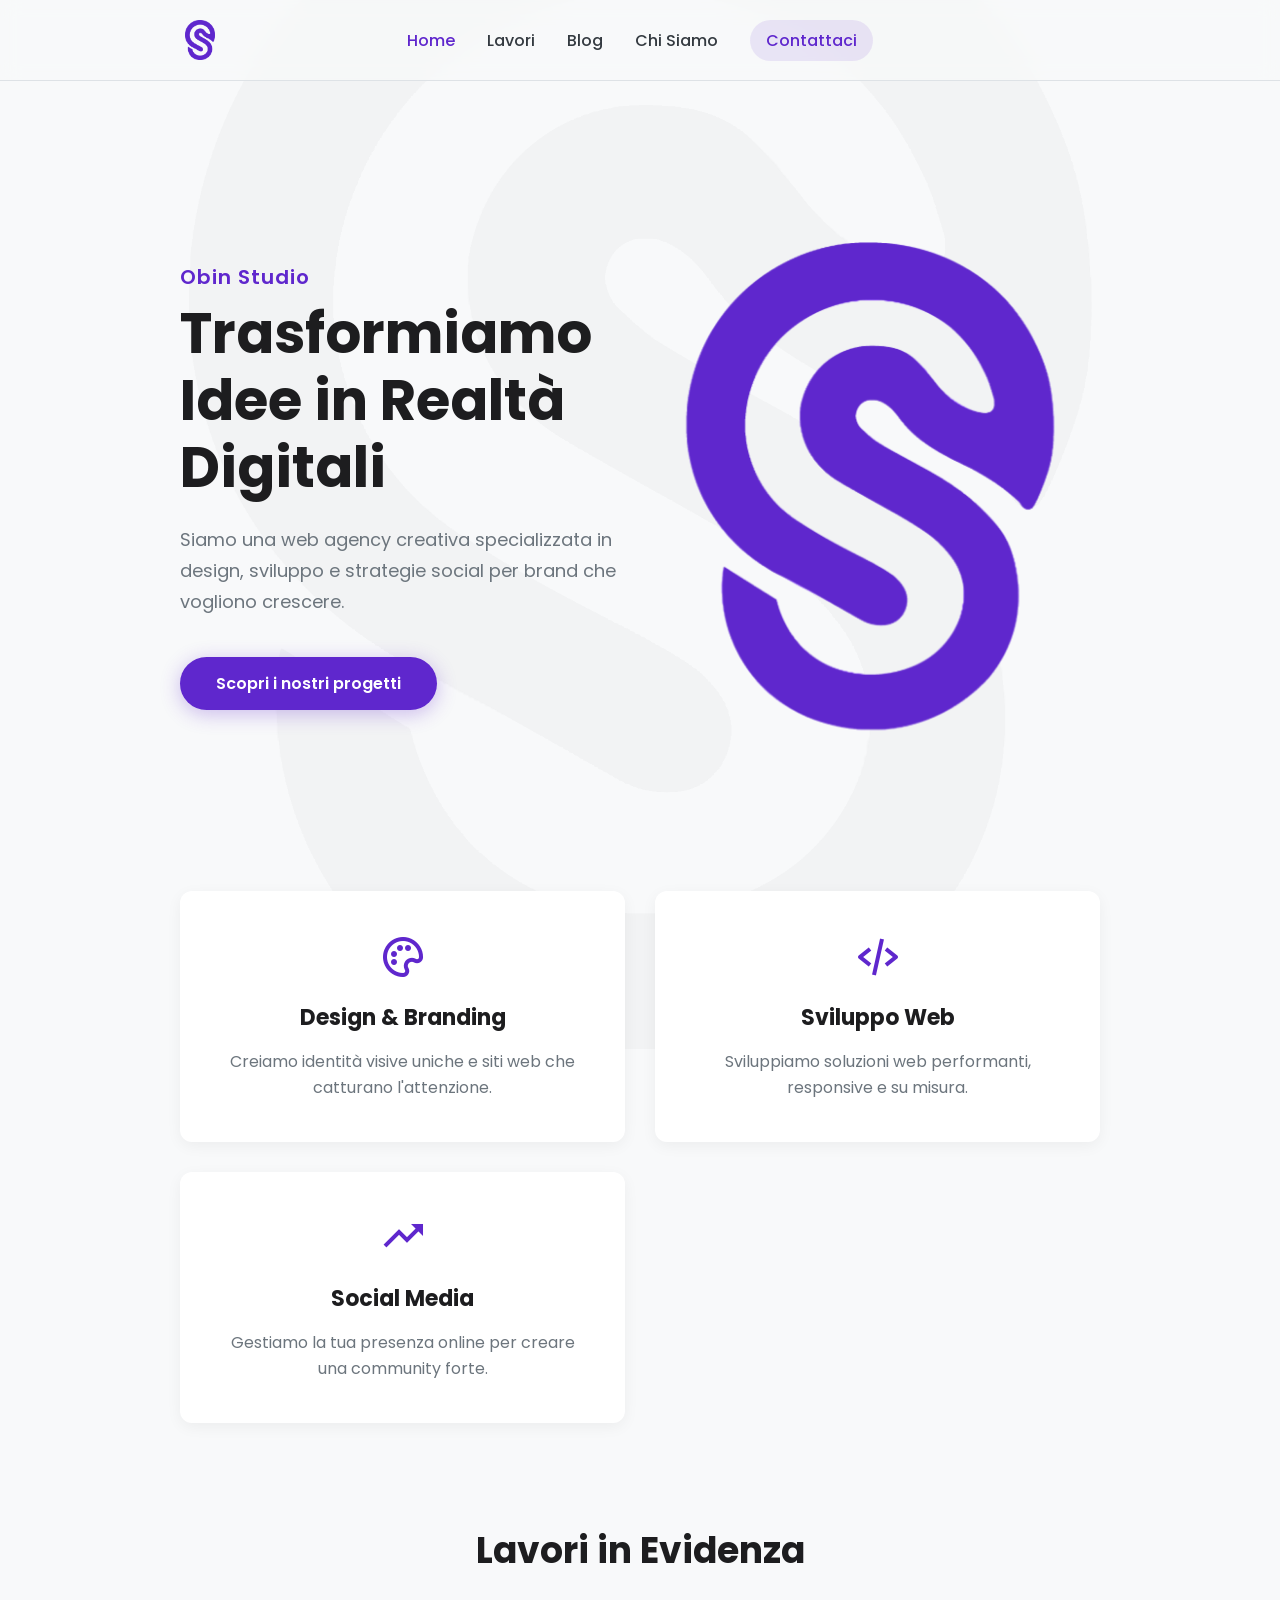
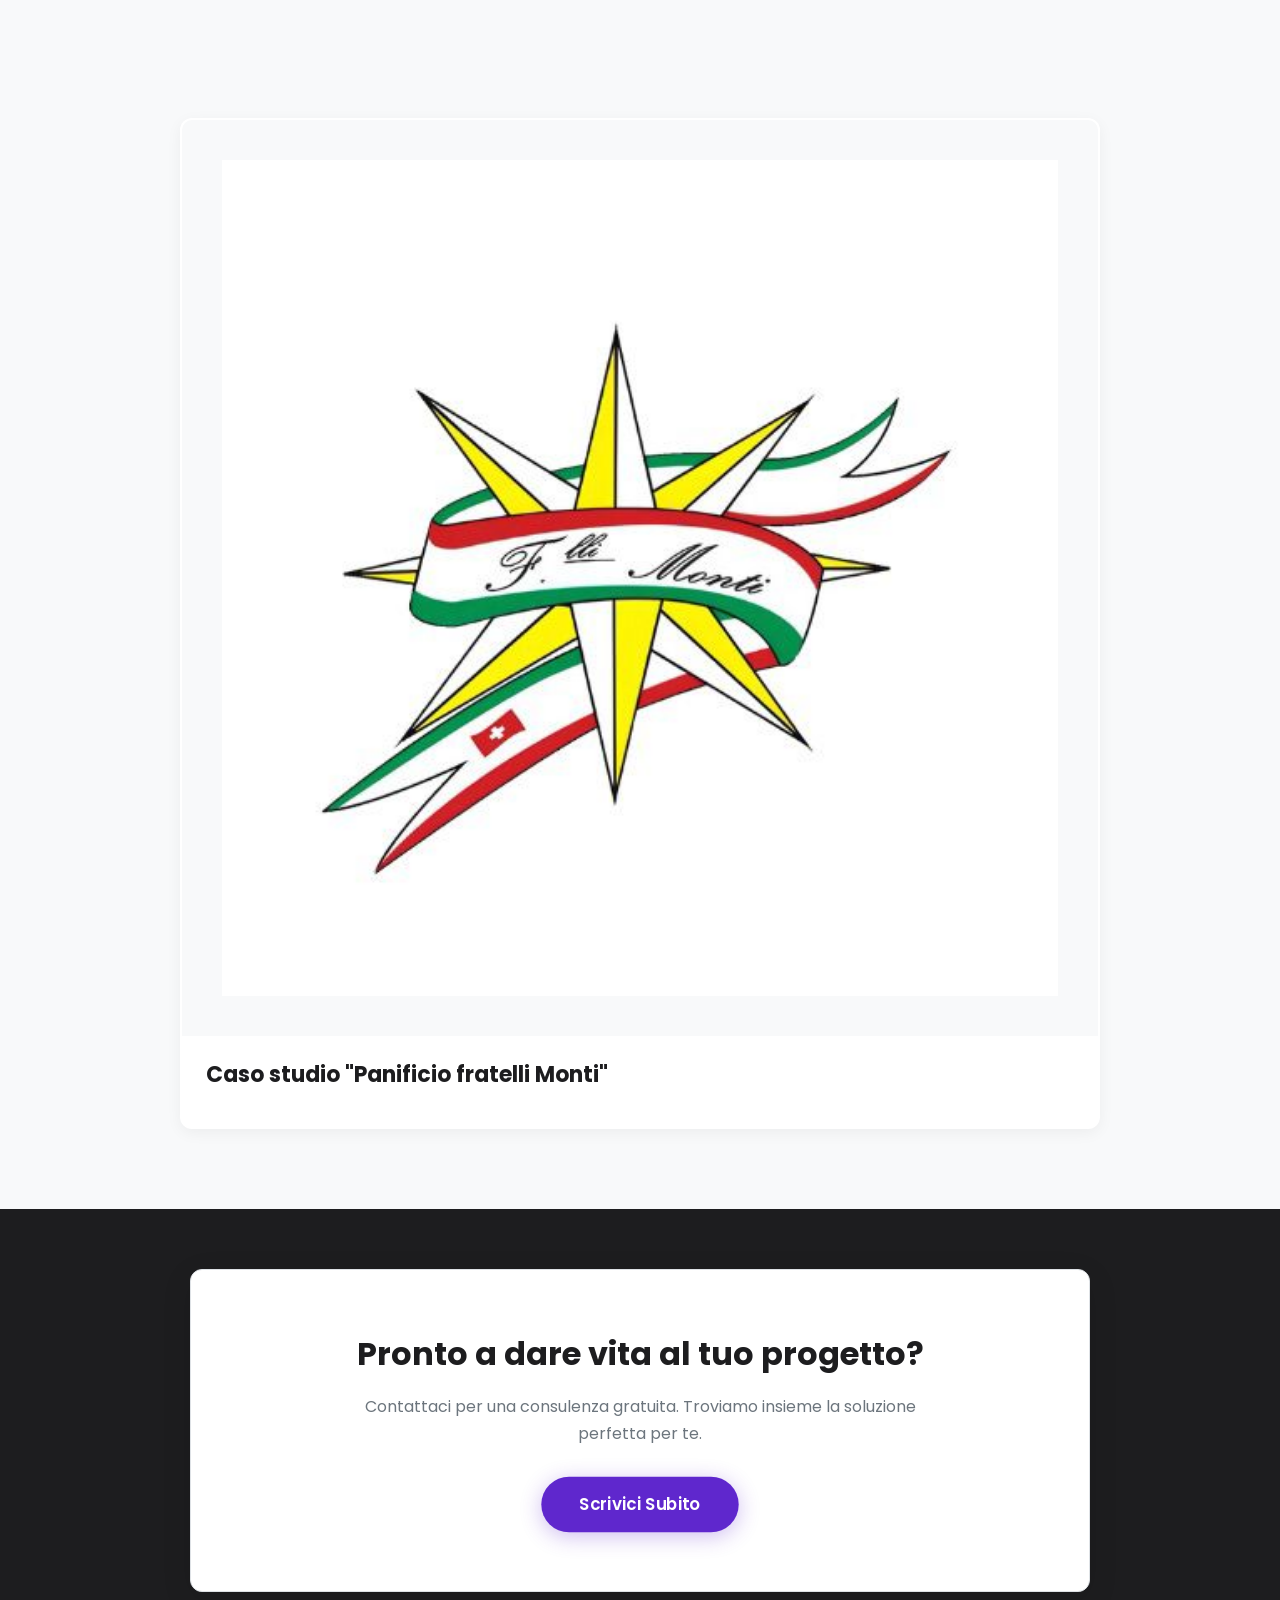
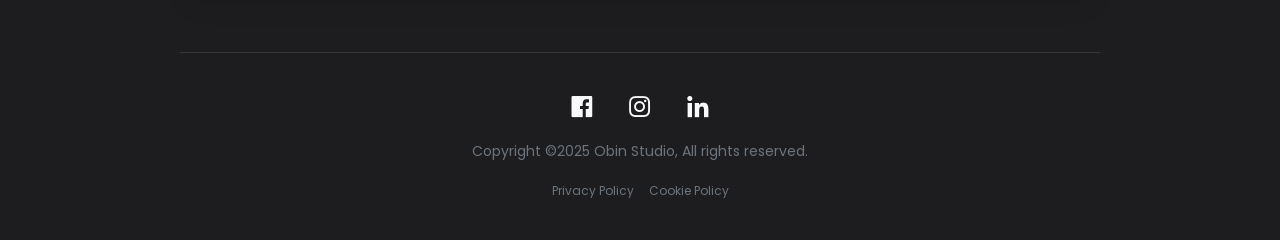
<file: index.html>
</head>
    <meta charset="UTF-8">
    <meta name="viewport" content="width=device-width, initial-scale=1.0">
    <meta name="description" content="Obin Studio è un'agenzia creativa digitale che trasforma idee in siti web, design e strategie social. Scopri i nostri progetti.">
    <link href='https://unpkg.com/boxicons@2.1.4/css/boxicons.min.css' rel='stylesheet'>
    <link rel="stylesheet" href="style.css">
    <link rel="apple-touch-icon" sizes="180x180" href="immagini/apple-touch-icon.png">
    <link rel="icon" type="image/png" sizes="32x32" href="immagini/favicon-32x32.png">
    <link rel="icon" type="image/png" sizes="16x16" href="immagini/favicon-16x16.png">
    <link rel="manifest" href="immagini/site.webmanifest">
    <link rel="shortcut icon" href="immagini/favicon.ico">
    <title>Obin Studio | Creative Digital Agency</title>
</head>
<body>

<nav>
    <div class="nav-wrapper container">
        <div class="logo">
            <a href="index.html" class="logo-link">
                <img src="immagini/logo.png" alt="Logo di Obin Studio">
                </a>
        </div>
        <div class="nav-links">
            <a class="selected" href="index.html">Home</a>
            <a href="works.html">Lavori</a>
            <a href="blog.html">Blog</a>
            <a href="about.html">Chi Siamo</a>
            <a href="contact.html" class="contact-link-special">Contattaci</a>
        </div>
        <i class='bx bx-menu' id="menu-icon"></i>
    </div>
</nav>

<main>
    <section class="hero container">
        <div class="hero-content">
            <h2 class="hero-brand-title animate-on-load">Obin Studio</h2>
            <h1 class="animate-on-load delay-1">Trasformiamo Idee in Realtà Digitali</h1>
            <p class="animate-on-load delay-2">Siamo una web agency creativa specializzata in design, sviluppo e strategie social per brand che vogliono crescere.</p>
            <a href="works.html" class="main-button animate-on-load delay-3">Scopri i nostri progetti</a>
        </div>
        <div class="hero-image-container" id="hero-logo">
            <img src="immagini/logo.png" alt="Logo fluttuante di Obin Studio">
        </div>
    </section>

        <section class="container animate-on-scroll">
            <div class="services-grid">
                <div class="card">
                    <i class='bx bx-palette'></i>
                    <h3>Design & Branding</h3>
                    <p>Creiamo identità visive uniche e siti web che catturano l'attenzione.</p>
                </div>
                <div class="card">
                    <i class='bx bx-code-alt'></i>
                    <h3>Sviluppo Web</h3>
                    <p>Sviluppiamo soluzioni web performanti, responsive e su misura.</p>
                </div>
                <div class="card">
                    <i class='bx bx-trending-up'></i>
                    <h3>Social Media</h3>
                    <p>Gestiamo la tua presenza online per creare una community forte.</p>
                </div>
            </div>
        </section>

<section class="container animate-on-scroll">
    <h2 class="section-title">Lavori in Evidenza</h2>
    
    <div class="list-container">
        <a href="works.html" class="list-item animate-on-scroll">
            <img src="immagini/logo_panificio.jpg" alt="Caso Studio Panificio">
            <div class="details">
                <h3>Caso studio "Panificio fratelli Monti"</h3>
            </div>
        </a>
    </div>
</section>
    </main>

    <footer>
    <div class="container">
        <div class="cta-footer">
            <h2>Pronto a dare vita al tuo progetto?</h2>
            <p>Contattaci per una consulenza gratuita. Troviamo insieme la soluzione perfetta per te.</p>
            <a href="contact.html" class="main-button">Scrivici Subito</a>
        </div>
        <div class="footer-bottom">
            <div class="socials">
                <a href="https://www.facebook.com/share/16sNJKXUA8/?mibextid=wwXIfr" target="_blank" aria-label="Facebook">
                    <i class='bx bxl-facebook-square'></i>
                </a>
                <a href="https://www.instagram.com/obinstudio" target="_blank" aria-label="Instagram">
                    <i class='bx bxl-instagram'></i>
                </a>
                <a href="https://www.twitter.com/tuoprofilo" target="_blank" aria-label="Twitter">
                    <i class='bx bxl-linkedin'></i>
                </a>
            </div>
            <p>Copyright ©2025 Obin Studio, All rights reserved.</p>
        <div class="legal-links">
            <a href="https://www.iubenda.com/privacy-policy/78417509" class="iubenda-black iubenda-noiframe iubenda-embed iubenda-noiframe " title="Privacy Policy ">Privacy Policy</a><script type="text/javascript">(function (w,d) {var loader = function () {var s = d.createElement("script"), tag = d.getElementsByTagName("script")[0]; s.src="https://cdn.iubenda.com/iubenda.js"; tag.parentNode.insertBefore(s,tag);}; if(w.addEventListener){w.addEventListener("load", loader, false);}else if(w.attachEvent){w.attachEvent("onload", loader);}else{w.onload = loader;}})(window, document);</script>
            <a href="https://www.iubenda.com/privacy-policy/78417509/cookie-policy" class="iubenda-black iubenda-noiframe iubenda-embed iubenda-noiframe " title="Cookie Policy ">Cookie Policy</a><script type="text/javascript">(function (w,d) {var loader = function () {var s = d.createElement("script"), tag = d.getElementsByTagName("script")[0]; s.src="https://cdn.iubenda.com/iubenda.js"; tag.parentNode.insertBefore(s,tag);}; if(w.addEventListener){w.addEventListener("load", loader, false);}else if(w.attachEvent){w.attachEvent("onload", loader);}else{w.onload = loader;}})(window, document);</script>
        </div>
    </div>
</footer>
    <a href="#" class="scroll-to-top" aria-label="Torna su">
        <i class='bx bx-up-arrow-alt'></i>
    </a>

    <script src="script.js"></script>
</body>
</html>
</file>
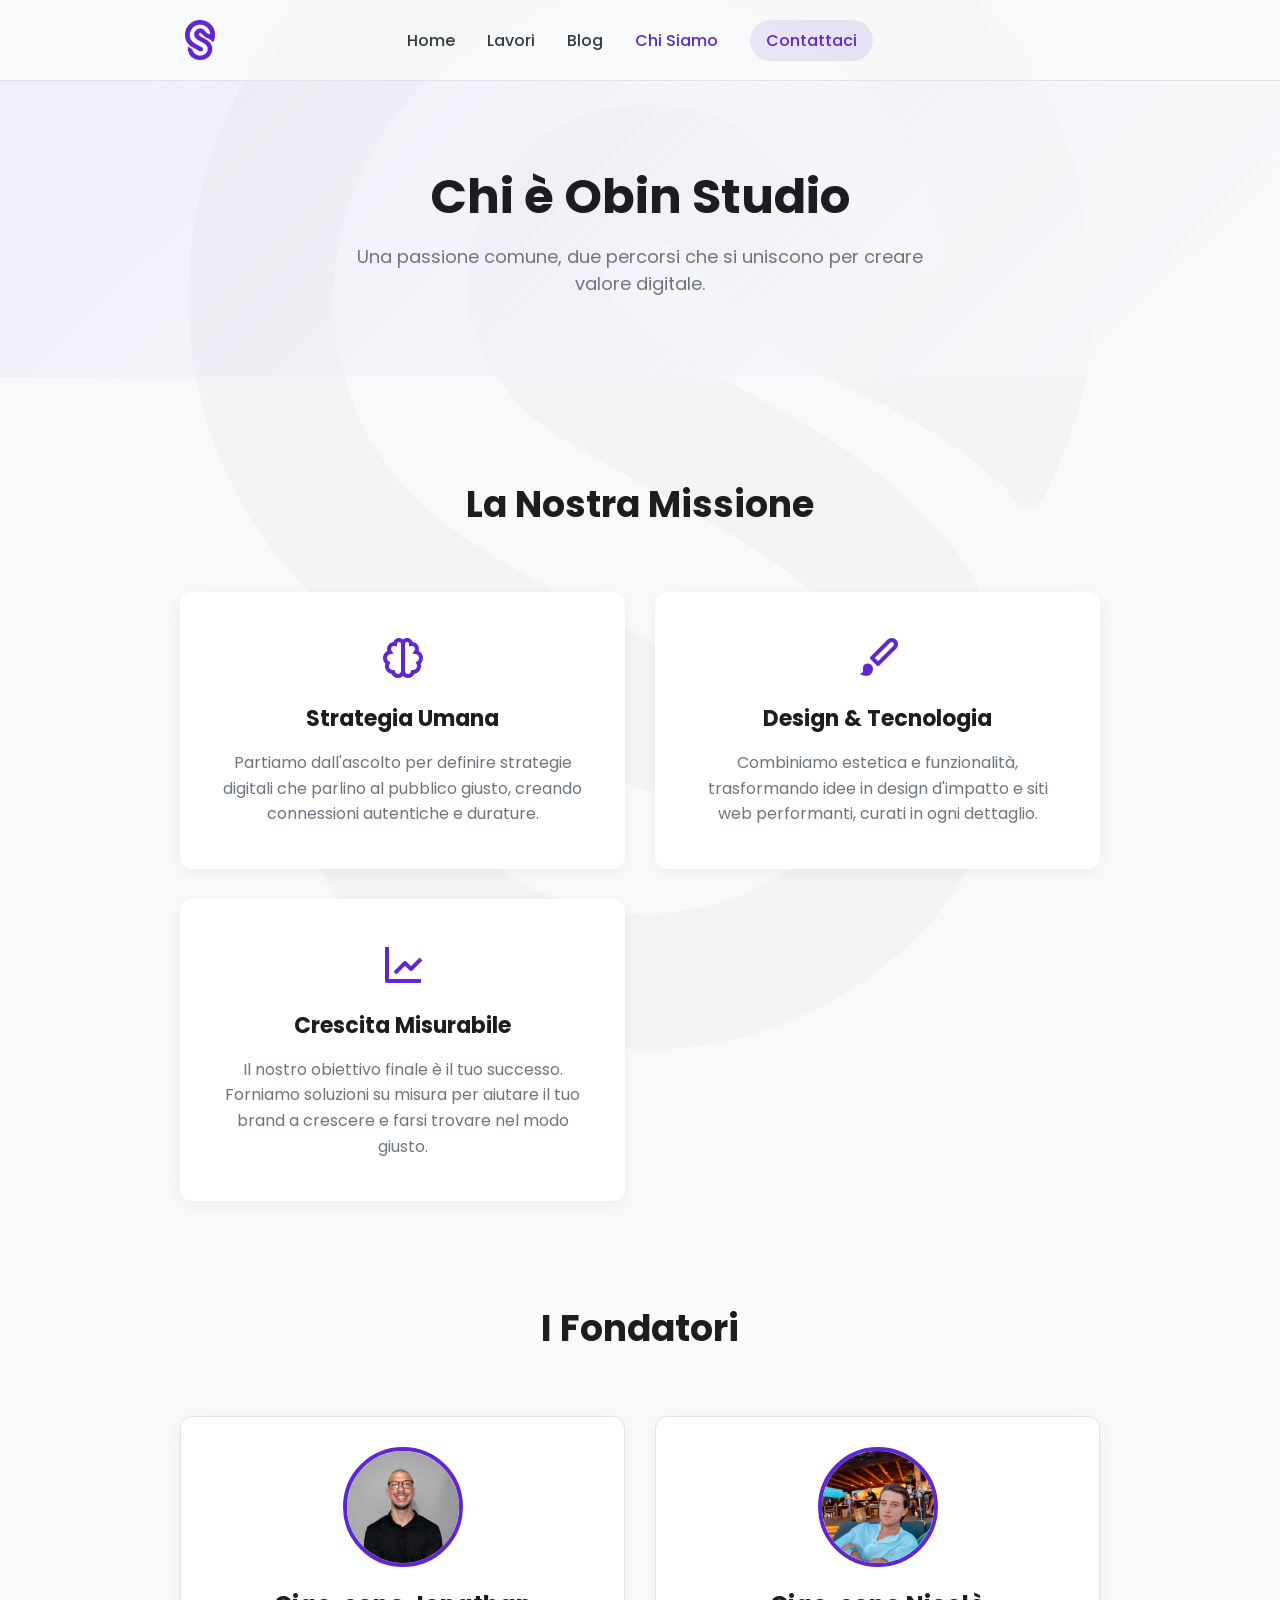
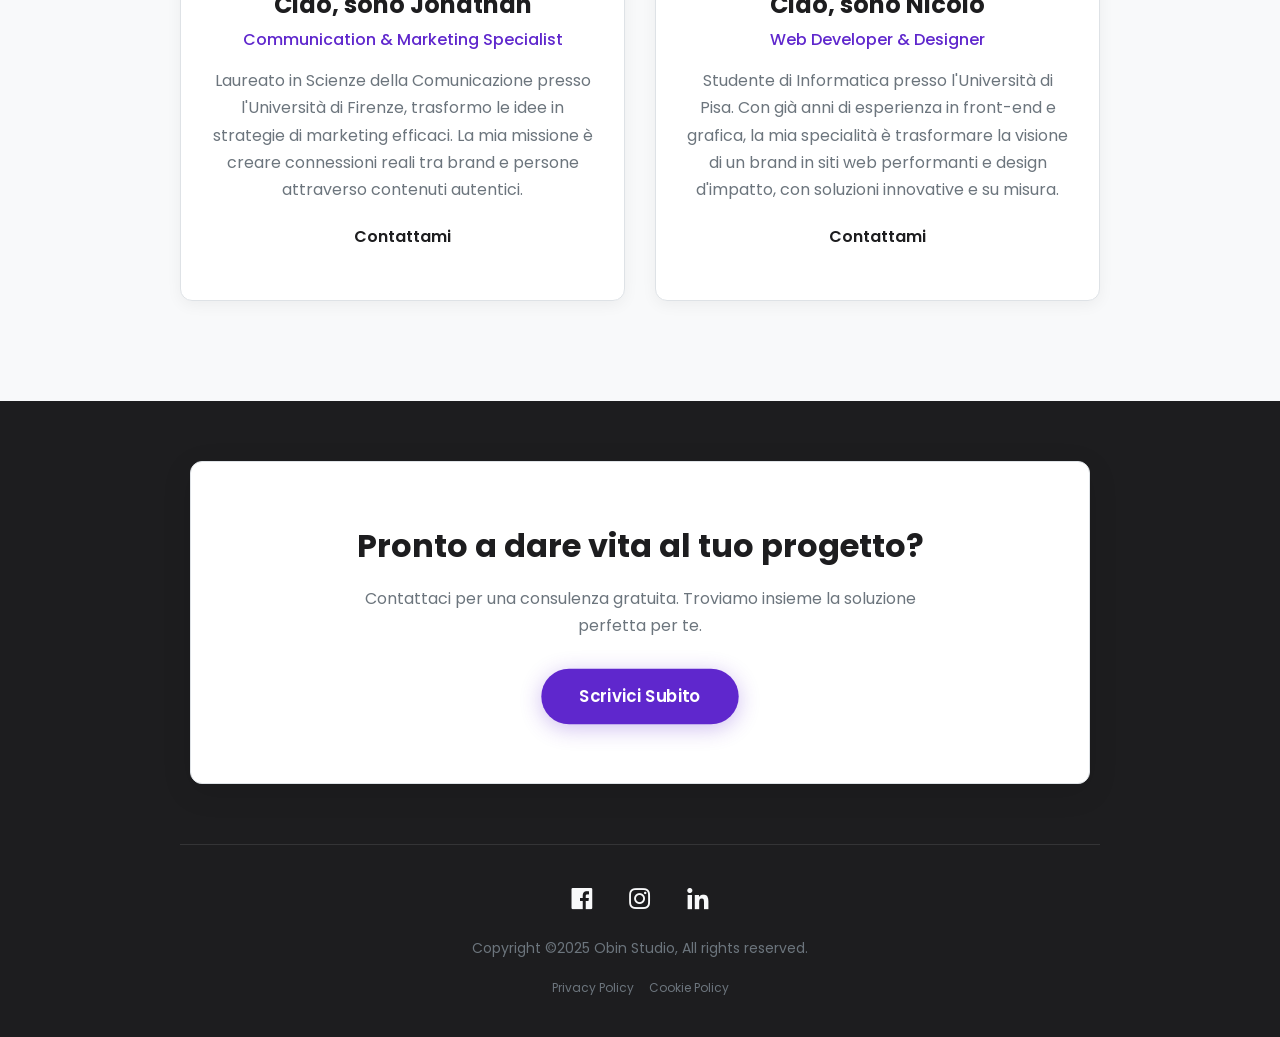
<file: about.html>
<!DOCTYPE html>
<html lang="it">
<head>
    <meta charset="UTF-8">
    <meta name="viewport" content="width=device-width, initial-scale=1.0">
    <meta name="description" content="Obin Studio è un'agenzia creativa digitale che trasforma idee in siti web, design e strategie social. Scopri i nostri progetti.">
    <link href='https://unpkg.com/boxicons@2.1.4/css/boxicons.min.css' rel='stylesheet'>
    <link rel="stylesheet" href="style.css">
    <link rel="apple-touch-icon" sizes="180x180" href="immagini/apple-touch-icon.png">
    <link rel="icon" type="image/png" sizes="32x32" href="immagini/favicon-32x32.png">
    <link rel="icon" type="image/png" sizes="16x16" href="immagini/favicon-16x16.png">
    <title>Chi Siamo | Obin Studio</title>
</head>
<body>

<nav>
    <div class="nav-wrapper container">
<div class="logo">
    <a href="index.html" class="logo-link">
        <img src="immagini/logo.png" alt="Obin Studio - Torna alla Home">
    </a>
</div>
        <div class="nav-links">
            <a href="index.html">Home</a>
            <a href="works.html">Lavori</a>
            <a href="blog.html">Blog</a>
            <a class="selected" href="about.html">Chi Siamo</a>
            <a href="contact.html" class="contact-link-special">Contattaci</a>
        </div>
        <i class='bx bx-menu' id="menu-icon"></i>
    </div>
</nav>

<main>
    <header class="page-header">
        <h1 class="page-title">Chi è Obin Studio</h1>
        <p class="page-subtitle">Una passione comune, due percorsi che si uniscono per creare valore digitale.</p>
    </header>

    <section class="container animate-on-scroll">
        <h2 class="section-title">La Nostra Missione</h2>
        <div class="services-grid">
            
            <div class="card">
                <i class='bx bx-brain'></i>
                <h3>Strategia Umana</h3>
                <p>Partiamo dall'ascolto per definire strategie digitali che parlino al pubblico giusto, creando connessioni autentiche e durature.</p>
            </div>

            <div class="card">
                <i class='bx bxs-paint'></i>
                <h3>Design & Tecnologia</h3>
                <p>Combiniamo estetica e funzionalità, trasformando idee in design d'impatto e siti web performanti, curati in ogni dettaglio.</p>
            </div>

            <div class="card">
                <i class='bx bx-line-chart'></i>
                <h3>Crescita Misurabile</h3>
                <p>Il nostro obiettivo finale è il tuo successo. Forniamo soluzioni su misura per aiutare il tuo brand a crescere e farsi trovare nel modo giusto.</p>
            </div>

        </div>
    </section>

    <section class="container animate-on-scroll founders-section">
        <h2 class="section-title">I Fondatori</h2>
        <div class="services-grid">
            
            <div class="founder-card">
                <img src="immagini/Jonny-faccia.jpeg" alt="Foto di Jonathan">
                <h3>Ciao, sono Jonathan</h3>
                <h4>Communication & Marketing Specialist</h4>
                <p>
                    Laureato in Scienze della Comunicazione presso l'Università di Firenze, trasformo le idee in strategie di marketing efficaci. La mia missione è creare connessioni reali tra brand e persone attraverso contenuti autentici.
                </p>
                <p class="email"><a href="mailto:jonathanpacini@gmail.com">Contattami</a></p>
            </div>

            <div class="founder-card">
                <img src="immagini/Nicolo-faccia.jpg" alt="Foto di Nicolò">
                <h3>Ciao, sono Nicolò</h3>
                <h4>Web Developer & Designer</h4>
                <p>
                    Studente di Informatica presso l'Università di Pisa. Con già anni di esperienza in front-end e grafica, la mia specialità è trasformare la visione di un brand in siti web performanti e design d'impatto, con soluzioni innovative e su misura.
                </p>
                 <p class="email"><a href="mailto:nicoloboni27@gmail.com">Contattami</a></p>
            </div>

        </div>
    </section>
</main>

<footer>
    <div class="container">
        <div class="cta-footer">
            <h2>Pronto a dare vita al tuo progetto?</h2>
            <p>Contattaci per una consulenza gratuita. Troviamo insieme la soluzione perfetta per te.</p>
            <a href="contact.html" class="main-button">Scrivici Subito</a>
        </div>
        
        <div class="footer-bottom">
            <div class="socials">
                <a href="https://www.facebook.com/share/16sNJKXUA8/?mibextid=wwXIfr" target="_blank" aria-label="Facebook"><i class='bx bxl-facebook-square'></i></a>
                <a href="https://www.instagram.com/obinstudio" target="_blank" aria-label="Instagram"><i class='bx bxl-instagram'></i></a>
                <a href="https://www.twitter.com/tuoprofilo" target="_blank"aria-label="LinkedIn"><i class='bx bxl-linkedin'></i></a>
            </div>
            <p>Copyright ©2025 Obin Studio, All rights reserved.</p>
            <div class="legal-links">
                <a href="https://www.iubenda.com/privacy-policy/78417509" class="iubenda-black iubenda-noiframe iubenda-embed iubenda-noiframe " title="Privacy Policy ">Privacy Policy</a><script type="text/javascript">(function (w,d) {var loader = function () {var s = d.createElement("script"), tag = d.getElementsByTagName("script")[0]; s.src="https://cdn.iubenda.com/iubenda.js"; tag.parentNode.insertBefore(s,tag);}; if(w.addEventListener){w.addEventListener("load", loader, false);}else if(w.attachEvent){w.attachEvent("onload", loader);}else{w.onload = loader;}})(window, document);</script>
                <a href="https://www.iubenda.com/privacy-policy/78417509/cookie-policy" class="iubenda-black iubenda-noiframe iubenda-embed iubenda-noiframe " title="Cookie Policy ">Cookie Policy</a><script type="text/javascript">(function (w,d) {var loader = function () {var s = d.createElement("script"), tag = d.getElementsByTagName("script")[0]; s.src="https://cdn.iubenda.com/iubenda.js"; tag.parentNode.insertBefore(s,tag);}; if(w.addEventListener){w.addEventListener("load", loader, false);}else if(w.attachEvent){w.attachEvent("onload", loader);}else{w.onload = loader;}})(window, document);</script>
            </div>
        </div>
    </div>
</footer>

<a href="#" class="scroll-to-top" aria-label="Torna su"><i class='bx bx-up-arrow-alt'></i></a>
<script src="script.js"></script>

</body>
</html>
</file>
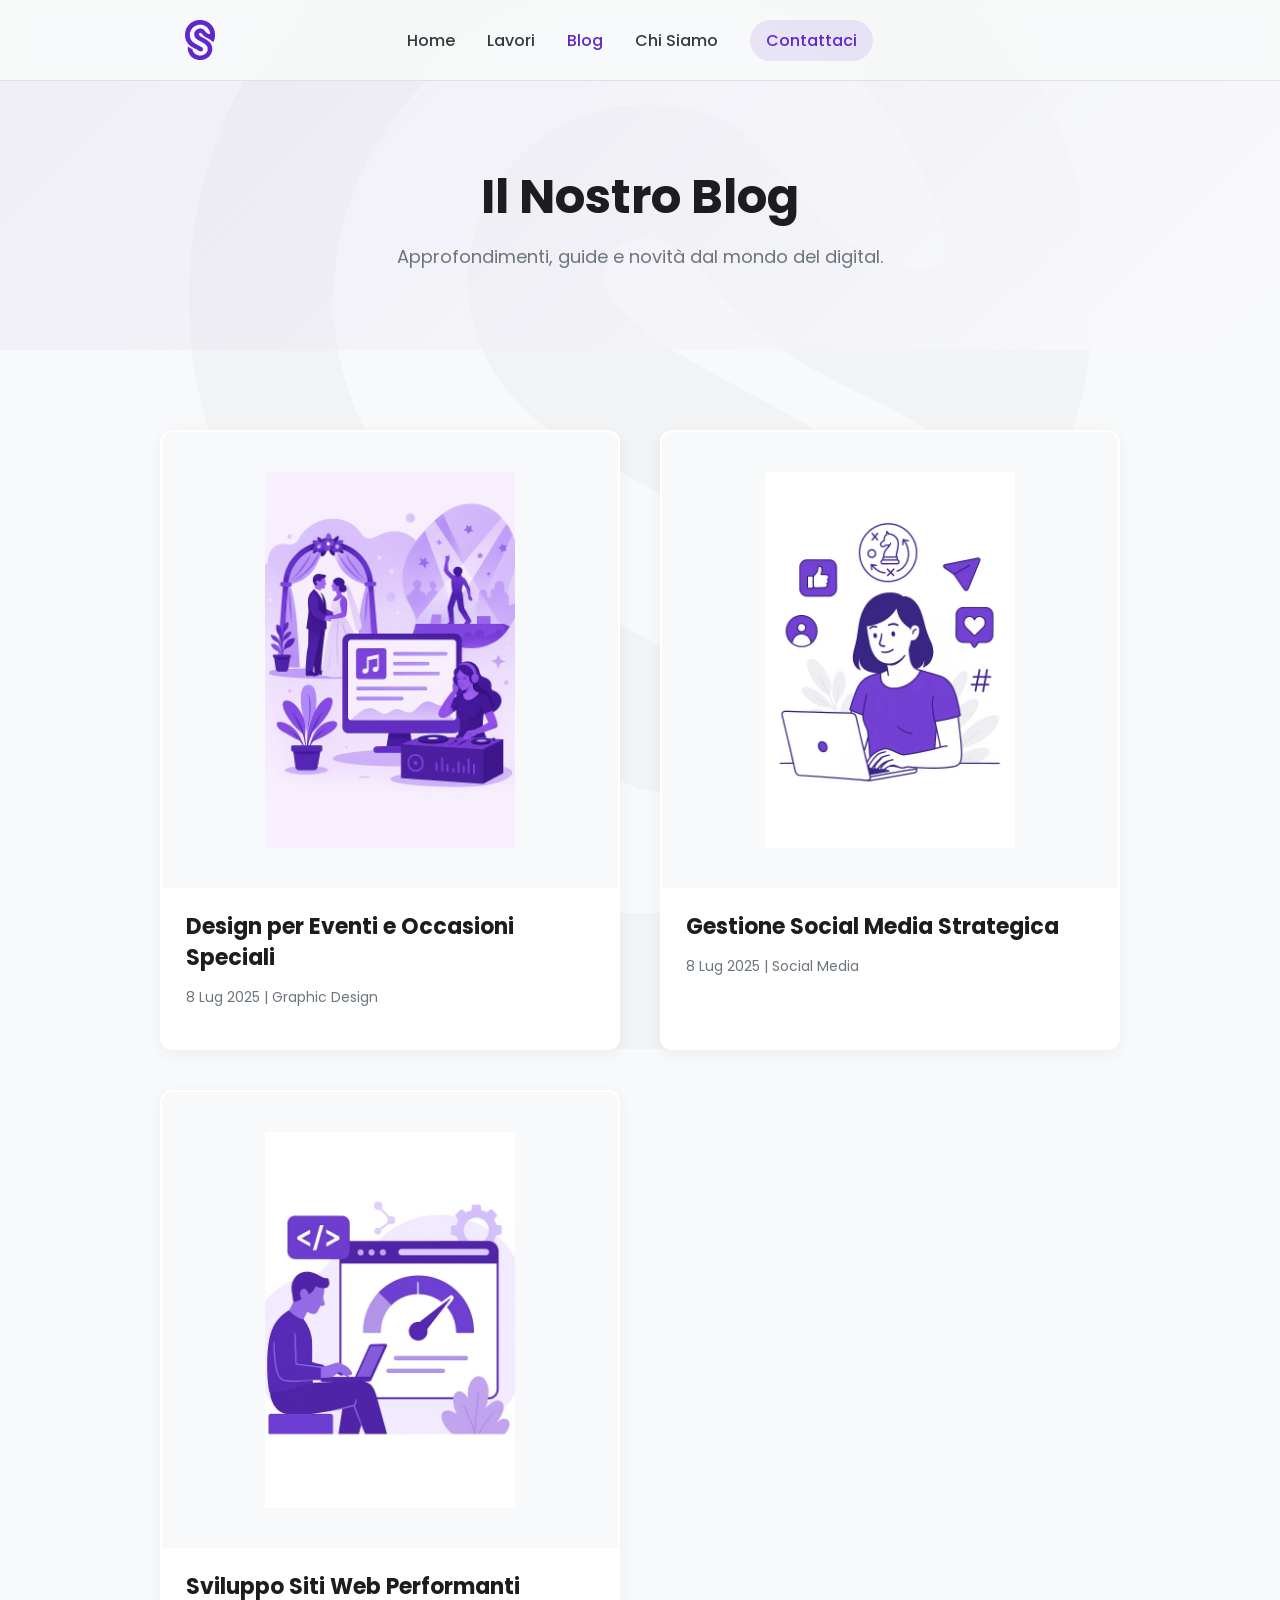
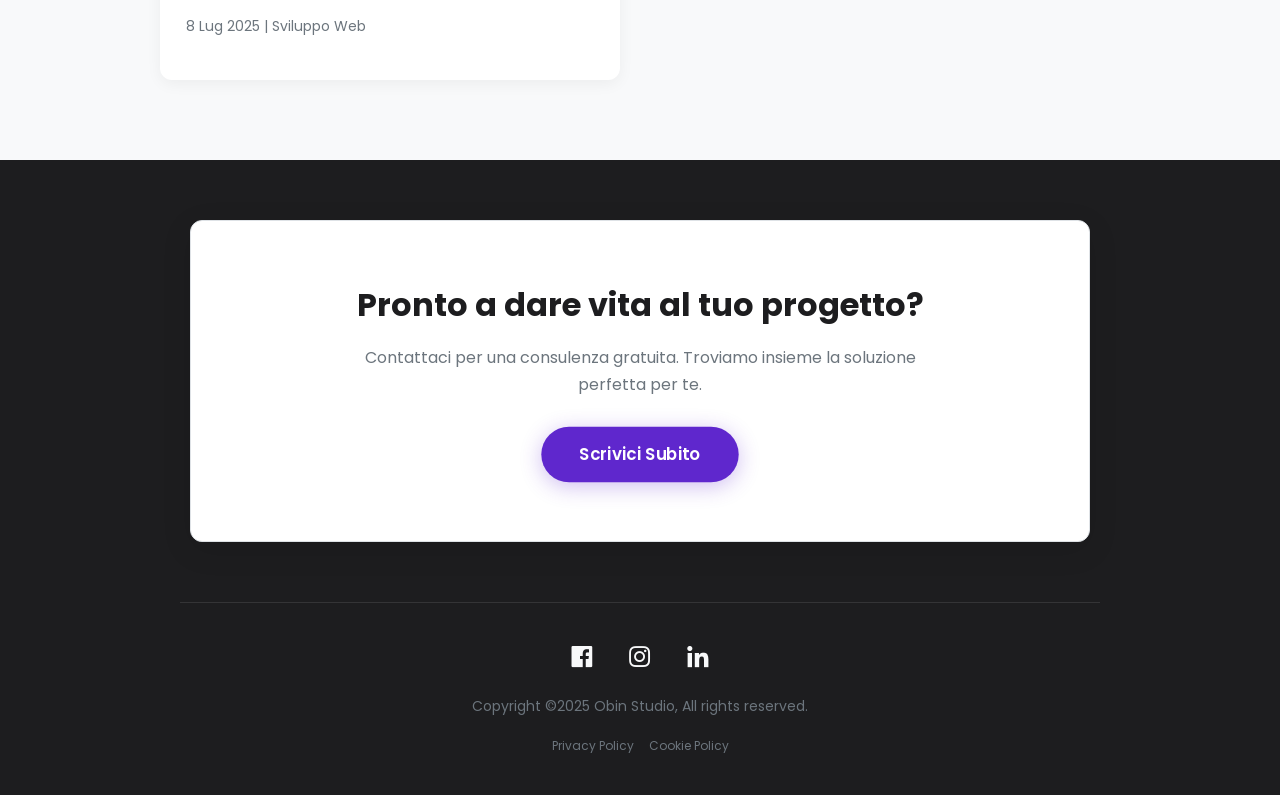
<file: blog.html>
<!DOCTYPE html>
<html lang="it">
<head>
    <meta charset="UTF-8">
    <meta name="viewport" content="width=device-width, initial-scale=1.0">
    <meta name="description" content="Obin Studio è un'agenzia creativa digitale che trasforma idee in siti web, design e strategie social. Scopri i nostri progetti.">
    <link href='https://unpkg.com/boxicons@2.1.4/css/boxicons.min.css' rel='stylesheet'>
    <link rel="stylesheet" href="style.css">
    <link rel="apple-touch-icon" sizes="180x180" href="immagini/apple-touch-icon.png">
    <link rel="icon" type="image/png" sizes="32x32" href="immagini/favicon-32x32.png">
    <link rel="icon" type="image/png" sizes="16x16" href="immagini/favicon-16x16.png">
    <link rel="manifest" href="immagini/site.webmanifest">
    <link rel="shortcut icon" href="immagini/favicon.ico">
    <title>Blog | Obin Studio</title>
</head>
<body>

<nav>
    <div class="nav-wrapper container">
<div class="logo">
    <a href="index.html" class="logo-link">
        <img src="immagini/logo.png" alt="Obin Studio - Torna alla Home">
    </a>
</div>
        <div class="nav-links">
            <a href="index.html">Home</a>
            <a href="works.html">Lavori</a>
            <a class="selected" href="blog.html">Blog</a>
            <a href="about.html">Chi Siamo</a>
            <a href="contact.html" class="contact-link-special">Contattaci</a>
        </div>
        <i class='bx bx-menu' id="menu-icon"></i>
    </div>
</nav>

    <main>
        <header class="page-header">
            <h1 class="page-title animate-on-load">Il Nostro Blog</h1>
            <p class="page-subtitle animate-on-load delay-1">Approfondimenti, guide e novità dal mondo del digital.</p>
        </header>

        <div class="list-container container">
            <a href="#" class="list-item animate-on-scroll">
                <img src="immagini/immagine2.png" alt="Immagine articolo">
                <div class="details">
                    <h3>Design per Eventi e Occasioni Speciali</h3>
                    <p class="info">8 Lug 2025 | Graphic Design</p>
                </div>
            </a>
            <a href="#" class="list-item animate-on-scroll">
                <img src="immagini/immagine1.webp" alt="Immagine articolo">
                <div class="details">
                    <h3>Gestione Social Media Strategica</h3>
                    <p class="info">8 Lug 2025 | Social Media</p>
                </div>
            </a>
            <a href="#" class="list-item animate-on-scroll">
                <img src="immagini/immagine3.webp" alt="Immagine articolo">
                <div class="details">
                    <h3>Sviluppo Siti Web Performanti</h3>
                    <p class="info">8 Lug 2025 | Sviluppo Web</p>
                </div>
            </a>
        </div>
    </main>

<footer>
    <div class="container">
        <div class="cta-footer">
            <h2>Pronto a dare vita al tuo progetto?</h2>
            <p>Contattaci per una consulenza gratuita. Troviamo insieme la soluzione perfetta per te.</p>
            <a href="contact.html" class="main-button">Scrivici Subito</a>
        </div>
        
        <div class="footer-bottom">
            <div class="socials">
                <a href="https://www.facebook.com/share/16sNJKXUA8/?mibextid=wwXIfr" target="_blank" aria-label="Facebook"><i class='bx bxl-facebook-square'></i></a>
                <a href="https://www.instagram.com/obinstudio" target="_blank" aria-label="Instagram"><i class='bx bxl-instagram'></i></a>
                <a href="https://www.twitter.com/tuoprofilo" target="_blank" aria-label="Twitter"><i class='bx bxl-linkedin'></i></a>
            </div>
            <p>Copyright ©2025 Obin Studio, All rights reserved.</p>
            <div class="legal-links">
                <a href="https://www.iubenda.com/privacy-policy/78417509" class="iubenda-black iubenda-noiframe iubenda-embed iubenda-noiframe " title="Privacy Policy ">Privacy Policy</a><script type="text/javascript">(function (w,d) {var loader = function () {var s = d.createElement("script"), tag = d.getElementsByTagName("script")[0]; s.src="https://cdn.iubenda.com/iubenda.js"; tag.parentNode.insertBefore(s,tag);}; if(w.addEventListener){w.addEventListener("load", loader, false);}else if(w.attachEvent){w.attachEvent("onload", loader);}else{w.onload = loader;}})(window, document);</script>
                <a href="https://www.iubenda.com/privacy-policy/78417509/cookie-policy" class="iubenda-black iubenda-noiframe iubenda-embed iubenda-noiframe " title="Cookie Policy ">Cookie Policy</a><script type="text/javascript">(function (w,d) {var loader = function () {var s = d.createElement("script"), tag = d.getElementsByTagName("script")[0]; s.src="https://cdn.iubenda.com/iubenda.js"; tag.parentNode.insertBefore(s,tag);}; if(w.addEventListener){w.addEventListener("load", loader, false);}else if(w.attachEvent){w.attachEvent("onload", loader);}else{w.onload = loader;}})(window, document);</script>
            </div>
        </div>
    </div>
</footer>

    <a href="#" class="scroll-to-top" aria-label="Torna su">
        <i class='bx bx-up-arrow-alt'></i>
    </a>

    <script src="script.js"></script>
</body>
</html>
</file>
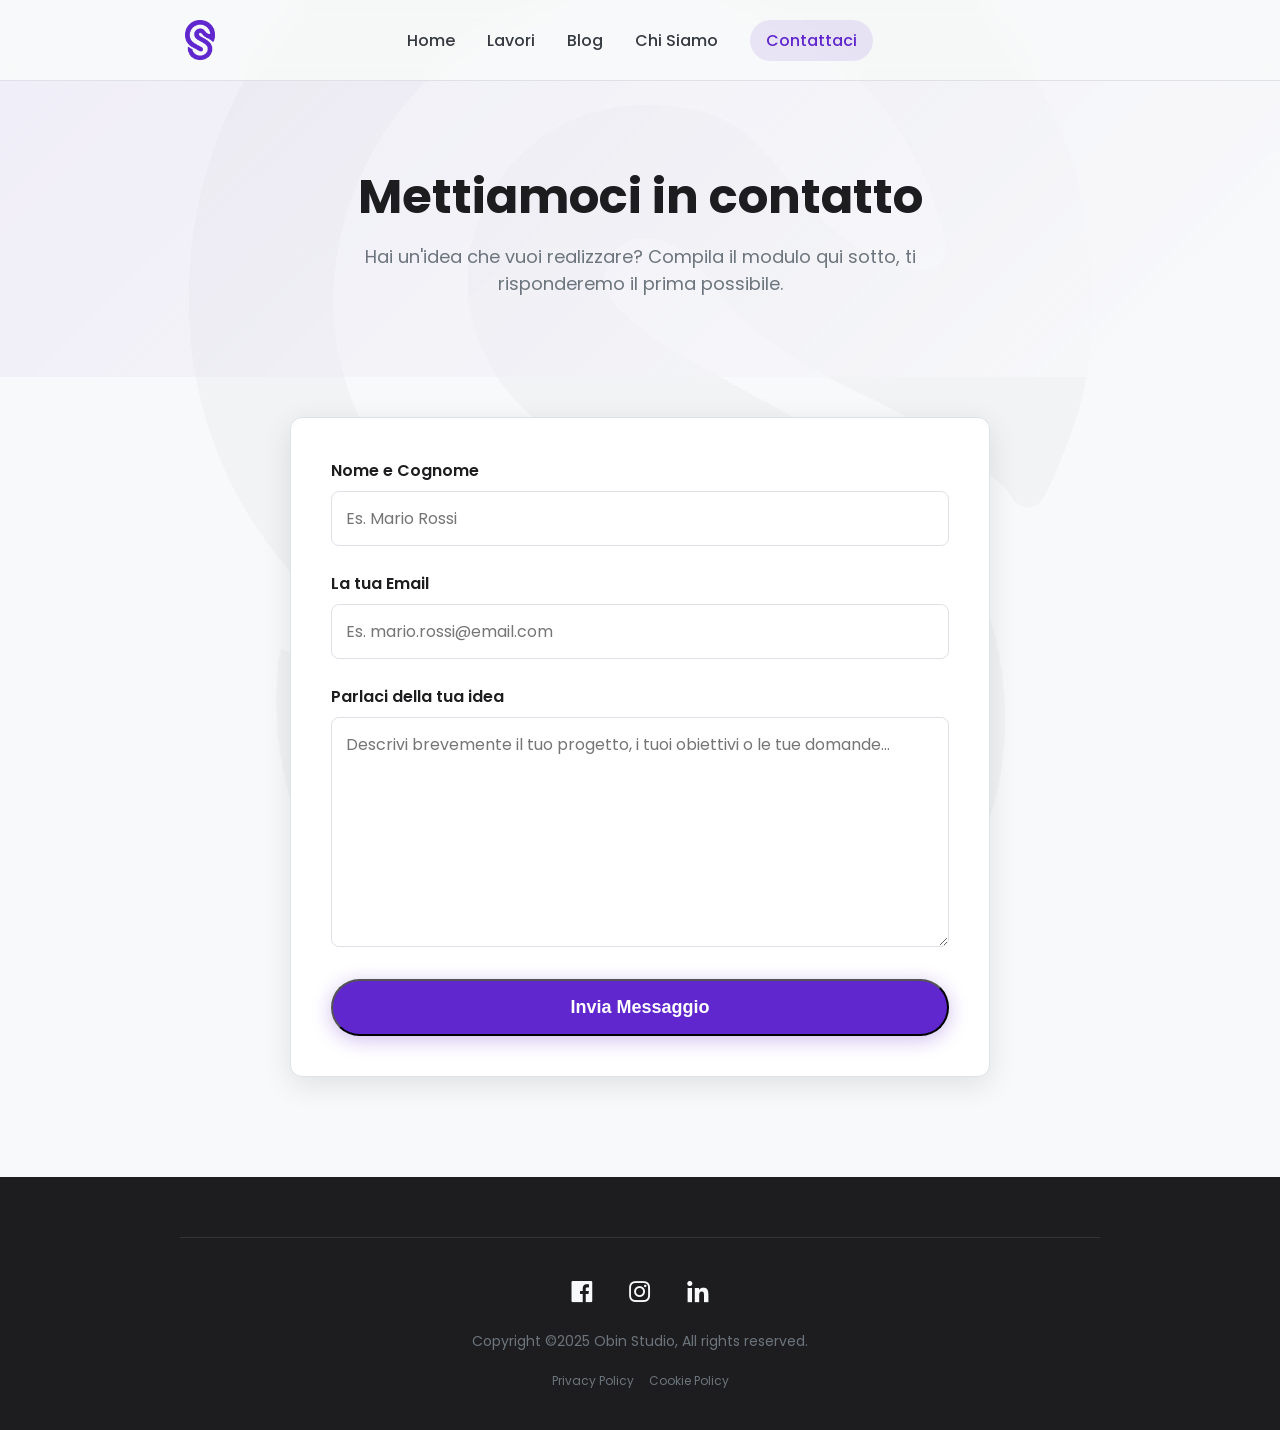
<file: contact.html>
<!DOCTYPE html>
<html lang="it">
<head>
    <meta charset="UTF-8">
    <meta name="viewport" content="width=device-width, initial-scale=1.0">
    <meta name="description" content="Contatta Obin Studio per discutere del tuo prossimo progetto digitale. Siamo pronti a trasformare la tua idea in realtà.">
    <link href='https://unpkg.com/boxicons@2.1.4/css/boxicons.min.css' rel='stylesheet'>
    <link rel="stylesheet" href="style.css">
    <link rel="apple-touch-icon" sizes="180x180" href="immagini/apple-touch-icon.png">
    <link rel="icon" type="image/png" sizes="32x32" href="immagini/favicon-32x32.png">
    <link rel="icon" type="image/png" sizes="16x16" href="immagini/favicon-16x16.png">
    <link rel="manifest" href="immagini/site.webmanifest">
    <link rel="shortcut icon" href="immagini/favicon.ico">
    <title>Contattaci | Obin Studio</title>
</head>
<body>

<nav>
    <div class="nav-wrapper container">
<div class="logo">
    <a href="index.html" class="logo-link">
        <img src="immagini/logo.png" alt="Obin Studio - Torna alla Home">
    </a>
</div>
        <div class="nav-links">
            <a href="index.html">Home</a>
            <a href="works.html">Lavori</a>
            <a href="blog.html">Blog</a>
            <a href="about.html">Chi Siamo</a>
            <a class="selected contact-link-special" href="contact.html">Contattaci</a>
        </div>
        <i class='bx bx-menu' id="menu-icon"></i>
    </div>
</nav>

<main>
    <section class="page-header"> 
        <div class="container"> 
            <h1 class="page-title">Mettiamoci in contatto</h1>
            <p class="page-subtitle">Hai un'idea che vuoi realizzare? Compila il modulo qui sotto, ti risponderemo il prima possibile.</p>
        </div>
    </section>

    <section class="container">
        <form 
            class="contact-form" 
            action="https://formspree.io/f/mkgznkwa"
            method="POST"
        >
            <div class="form-group">
                <label for="nome">Nome e Cognome</label>
                <input type="text" id="nome" name="nome" placeholder="Es. Mario Rossi" required>
            </div>
            <div class="form-group">
                <label for="email">La tua Email</label>
                <input type="email" id="email" name="email" placeholder="Es. mario.rossi@email.com" required>
            </div>
            <div class="form-group">
                <label for="progetto">Parlaci della tua idea</label>
                <textarea id="progetto" name="progetto" rows="8" placeholder="Descrivi brevemente il tuo progetto, i tuoi obiettivi o le tue domande..." required></textarea>
            </div>
            <button type="submit" class="main-button">Invia Messaggio</button>
        </form>
    </section>
</main>
<footer>
    <div class="container">
        <div class="footer-bottom">
            <div class="socials">
                <a href="https://www.facebook.com/share/16sNJKXUA8/?mibextid=wwXIfr" target="_blank" aria-label="Facebook"><i class='bx bxl-facebook-square'></i></a>
                <a href="https://www.instagram.com/obinstudio" target="_blank" aria-label="Instagram"><i class='bx bxl-instagram'></i></a>
                <a href="https://www.twitter.com/tuoprofilo" target="_blank" aria-label="LinkedIn"><i class='bx bxl-linkedin'></i></a>
            </div>
            <p>Copyright ©2025 Obin Studio, All rights reserved.</p>
            <div class="legal-links">
                <a href="https://www.iubenda.com/privacy-policy/78417509" class="iubenda-black iubenda-noiframe iubenda-embed iubenda-noiframe " title="Privacy Policy ">Privacy Policy</a><script type="text/javascript">(function (w,d) {var loader = function () {var s = d.createElement("script"), tag = d.getElementsByTagName("script")[0]; s.src="https://cdn.iubenda.com/iubenda.js"; tag.parentNode.insertBefore(s,tag);}; if(w.addEventListener){w.addEventListener("load", loader, false);}else if(w.attachEvent){w.attachEvent("onload", loader);}else{w.onload = loader;}})(window, document);</script>
                <a href="https://www.iubenda.com/privacy-policy/78417509/cookie-policy" class="iubenda-black iubenda-noiframe iubenda-embed iubenda-noiframe " title="Cookie Policy ">Cookie Policy</a><script type="text/javascript">(function (w,d) {var loader = function () {var s = d.createElement("script"), tag = d.getElementsByTagName("script")[0]; s.src="https://cdn.iubenda.com/iubenda.js"; tag.parentNode.insertBefore(s,tag);}; if(w.addEventListener){w.addEventListener("load", loader, false);}else if(w.attachEvent){w.attachEvent("onload", loader);}else{w.onload = loader;}})(window, document);</script>
            </div>
        </div>
    </div>
</footer>
<a href="#" class="scroll-to-top" aria-label="Torna su"><i class='bx bx-up-arrow-alt'></i></a>
<script src="script.js"></script>

</body>
</html>
</file>
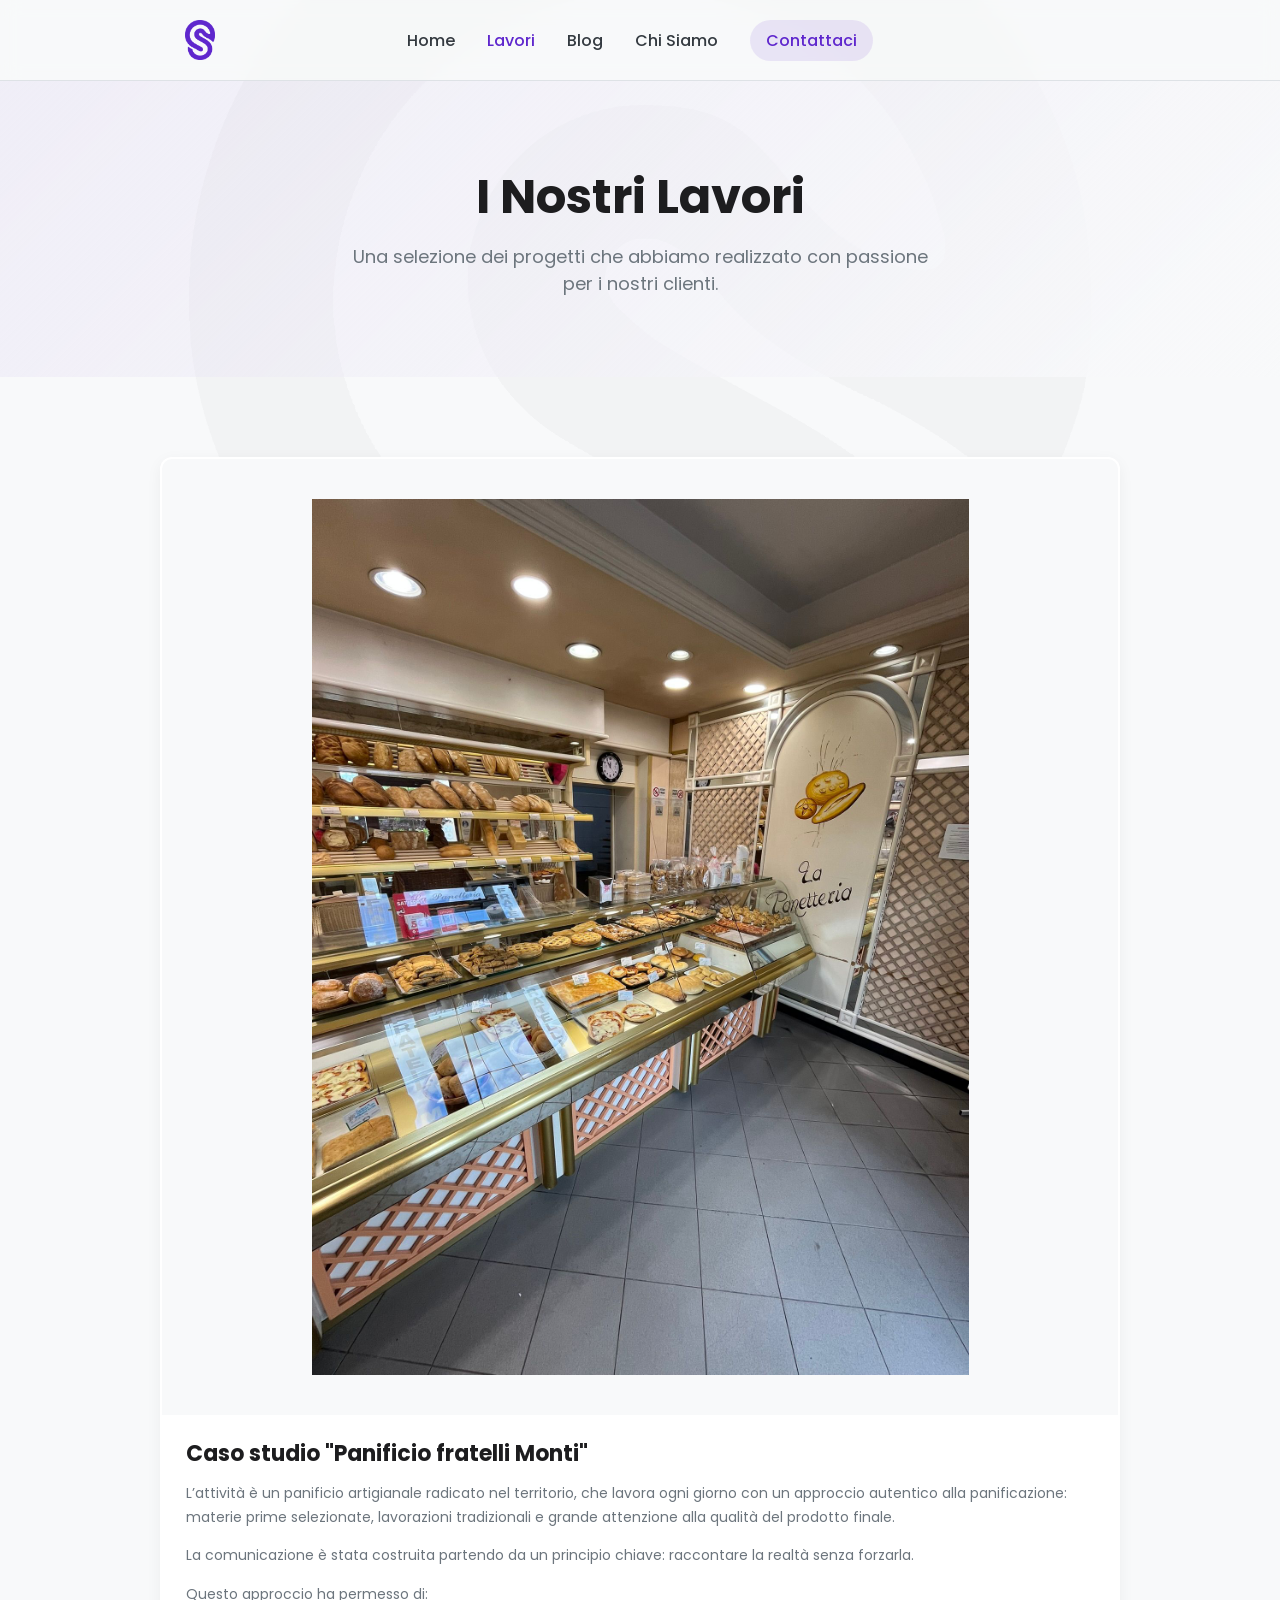
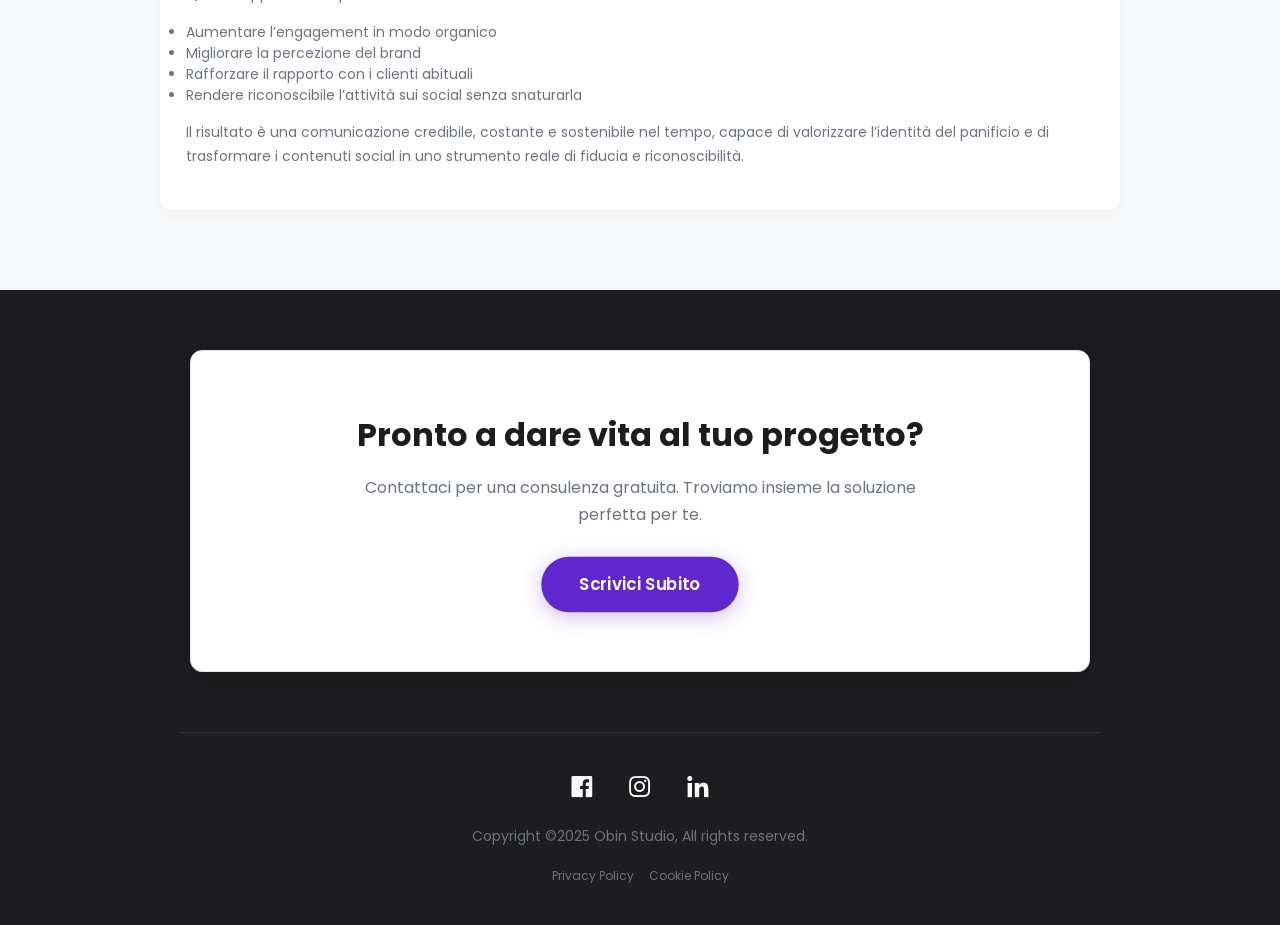
<file: works.html>
<!DOCTYPE html>
<html lang="it">
<head>
    <meta charset="UTF-8">
    <meta name="viewport" content="width=device-width, initial-scale=1.0">
    <meta name="description" content="Una selezione dei progetti realizzati da Obin Studio.">
    <link href='https://unpkg.com/boxicons@2.1.4/css/boxicons.min.css' rel='stylesheet'>
    <link rel="stylesheet" href="style.css">
    <link rel="apple-touch-icon" sizes="180x180" href="immagini/apple-touch-icon.png">
    <link rel="icon" type="image/png" sizes="32x32" href="immagini/favicon-32x32.png">
    <link rel="icon" type="image/png" sizes="16x16" href="immagini/favicon-16x16.png">
    <title>I Nostri Lavori | Obin Studio</title>
</head>
<body>

<nav>
    <div class="nav-wrapper container">
        <div class="logo">
            <a href="index.html" class="logo-link">
                <img src="immagini/logo.png" alt="Obin Studio - Torna alla Home">
            </a>
        </div>
        <div class="nav-links">
            <a href="index.html">Home</a>
            <a class="selected" href="works.html">Lavori</a>
            <a href="blog.html">Blog</a>
            <a href="about.html">Chi Siamo</a>
            <a href="contact.html" class="contact-link-special">Contattaci</a>
        </div>
        <i class='bx bx-menu' id="menu-icon"></i>
    </div>
</nav>

<main>
    <header class="page-header">
        <h1 class="page-title animate-on-load">I Nostri Lavori</h1>
        <p class="page-subtitle animate-on-load delay-1">Una selezione dei progetti che abbiamo realizzato con passione per i nostri clienti.</p>
    </header>

    <div class="list-container container">
        <a href="#" class="list-item animate-on-scroll">
            <img src="immagini/panificio.jpg" alt="Anteprima del progetto">
            
            <div class="details">
                <h3>Caso studio "Panificio fratelli Monti"</h3>
                <p class="info">L’attività è un panificio artigianale radicato nel territorio, che lavora ogni giorno con un approccio autentico alla panificazione: materie prime selezionate, lavorazioni tradizionali e grande attenzione alla qualità del prodotto finale.</p>

                <p class="mt-4 info">La comunicazione è stata costruita partendo da un principio chiave: raccontare la realtà senza forzarla.</p>

                <div class="mt-4">
                    <p class="info">Questo approccio ha permesso di:</p>
                    <ul class="list-disc ml-5 mt-2 info italic">
                        <li>Aumentare l’engagement in modo organico</li>
                        <li>Migliorare la percezione del brand</li>
                        <li>Rafforzare il rapporto con i clienti abituali</li>
                        <li>Rendere riconoscibile l’attività sui social senza snaturarla</li>
                    </ul>
                </div>

                <p class="mt-4 info font-semibold">Il risultato è una comunicazione credibile, costante e sostenibile nel tempo, capace di valorizzare l’identità del panificio e di trasformare i contenuti social in uno strumento reale di fiducia e riconoscibilità.</p>
            </div> </a> </div> </main>

<footer>
    <div class="container">
        <div class="cta-footer">
            <h2>Pronto a dare vita al tuo progetto?</h2>
            <p>Contattaci per una consulenza gratuita. Troviamo insieme la soluzione perfetta per te.</p>
            <a href="contact.html" class="main-button">Scrivici Subito</a>
        </div>
        <div class="footer-bottom">
            <div class="socials">
                <a href="https://www.facebook.com/share/16sNJKXUA8/?mibextid=wwXIfr" target="_blank" aria-label="Facebook"><i class='bx bxl-facebook-square'></i></a>
                <a href="https://www.instagram.com/obinstudio" target="_blank" aria-label="Instagram"><i class='bx bxl-instagram'></i></a>
                <a href="https://www.twitter.com/tuoprofilo" target="_blank" aria-label="LinkedIn"><i class='bx bxl-linkedin'></i></a>
            </div>
            <p>Copyright ©2025 Obin Studio, All rights reserved.</p>
            <div class="legal-links">
                <a href="https://www.iubenda.com/privacy-policy/78417509" class="iubenda-black iubenda-noiframe iubenda-embed iubenda-noiframe " title="Privacy Policy ">Privacy Policy</a><script type="text/javascript">(function (w,d) {var loader = function () {var s = d.createElement("script"), tag = d.getElementsByTagName("script")[0]; s.src="https://cdn.iubenda.com/iubenda.js"; tag.parentNode.insertBefore(s,tag);}; if(w.addEventListener){w.addEventListener("load", loader, false);}else if(w.attachEvent){w.attachEvent("onload", loader);}else{w.onload = loader;}})(window, document);</script>
                <a href="https://www.iubenda.com/privacy-policy/78417509/cookie-policy" class="iubenda-black iubenda-noiframe iubenda-embed iubenda-noiframe " title="Cookie Policy ">Cookie Policy</a><script type="text/javascript">(function (w,d) {var loader = function () {var s = d.createElement("script"), tag = d.getElementsByTagName("script")[0]; s.src="https://cdn.iubenda.com/iubenda.js"; tag.parentNode.insertBefore(s,tag);}; if(w.addEventListener){w.addEventListener("load", loader, false);}else if(w.attachEvent){w.attachEvent("onload", loader);}else{w.onload = loader;}})(window, document);</script>
            </div>
        </div>
    </div>
</footer>

<a href="#" class="scroll-to-top" aria-label="Torna su"><i class='bx bx-up-arrow-alt'></i></a>
<script src="script.js"></script>

</body>
</html>
</file>
<file: style.css>
/* --- 1. FONT E VARIABILI GLOBALI --- */
@import url('https://fonts.googleapis.com/css2?family=Poppins:wght@300;400;500;600;700;800&display=swap');

:root {
    /* La tua palette colori! */
    --primary-color: #5f27cd;
    --bg-color: #f8f9fa;
    --dark-color: #1d1d1f;
    --text-color: #343a40;
    --text-color-light: #6c757d;
    --border-color: #dee2e6;
    --font-main: 'Poppins', sans-serif;
    --shadow-sm: 0 4px 15px rgba(0, 0, 0, 0.05);
    --shadow-md: 0 8px 30px rgba(0, 0, 0, 0.1);
}

/* --- 2. RESET E STILI BASE --- */
* { margin: 0; padding: 0; box-sizing: border-box; }
html { scroll-behavior: smooth; }
body {
    background-color: var(--bg-color);
    color: var(--text-color);
    font-family: var(--font-main);
    text-rendering: optimizeLegibility;
    overflow-x: hidden;
    position: relative;
}

/* Sfondo con logo applicato a tutta la pagina */
body::before {
    content: '';
    position: fixed;
    top: 50%;
    left: 50%;
    transform: translate(-50%, -50%);
    width: 1200px;
    height: 1200px;
    background: url('immagini/logo.png') no-repeat center center;
    background-size: contain;
    filter: grayscale(100%);
    opacity: 0.03;
    z-index: -1;
}

a { text-decoration: none; color: inherit; }
img { width: 100%; display: block; }
.container { max-width: 960px; margin: 0 auto; padding: 0 20px; }


/* --- 3. NAVBAR --- */
nav {
    padding: 20px 0;
    background-color: rgba(248, 249, 250, 0.7);
    backdrop-filter: blur(10px);
    border-bottom: 1px solid var(--border-color);
    position: sticky;
    top: 0;
    z-index: 1000;
}

/* MODIFICATO: Aggiunto position: relative per il centraggio assoluto dei link */
nav .nav-wrapper {
    display: flex;
    align-items: center;
    position: relative; /* Fondamentale per il nuovo layout */
}

/* Nasconde il logo della navbar solo nella homepage */
body.homepage .logo {
    display: none;
}

.logo { display: flex; align-items: center; gap: 10px; }
.logo img { width: 40px; height: 40px; object-fit: contain; }
.logo a { font-weight: 400; font-size: 20px; color: var(--dark-color); }

/* MODIFICATO: Posizioniamo i link al centro in modo assoluto */
.nav-links {
    display: flex;
    gap: 32px;
    align-items: center; /* Aggiunto per allineare verticalmente i link e il bottone */

    /* Regole per il centraggio perfetto */
    position: absolute;
    left: 50%;
    transform: translateX(-50%);
}

.nav-links a { font-weight: 500; transition: color 0.3s ease; }
.nav-links a:hover, nav .nav-links a.selected { color: var(--primary-color); }
#menu-icon { 
    display: none; 
    font-size: 28px; 
    cursor: pointer; 
    color: var(--dark-color);
    margin-left: auto; /* Sposta l'icona hamburger a destra quando appare */
}

/* --- 4. HERO SECTION (SOLO HOMEPAGE) --- */
.hero {
    min-height: 90vh;
    display: flex;
    align-items: center;
}
.hero-content { flex: 1; max-width: 600px; z-index: 1; }
.hero-content h1 {
    font-size: 56px;
    font-weight: 700;
    line-height: 1.2;
    color: var(--dark-color);
    margin-bottom: 24px;
}
.hero-content p { font-size: 18px; line-height: 1.7; color: var(--text-color-light); margin-bottom: 40px; }
.main-button {
    display: inline-block;
    padding: 14px 36px;
    background: var(--primary-color);
    color: #fff;
    font-size: 16px;
    font-weight: 600;
    border-radius: 50px;
    cursor: pointer;
    transition: transform 0.3s ease, box-shadow 0.3s ease;
    box-shadow: 0 4px 20px rgba(95, 39, 205, 0.3);
}
.main-button:hover {
    transform: translateY(-3px) scale(1.05);
    box-shadow: 0 7px 25px rgba(95, 39, 205, 0.4);
}
.hero-image-container {
    flex: 1;
    max-width: 500px;
    position: relative;
    display: flex;
    align-items: center;
    justify-content: center;
    z-index: 2;
}
.hero-image-container img {
    width: 80%;
    max-width: 400px;
    object-fit: contain;
}

/* --- 5. SEZIONI GENERICHE E CARD --- */
section { padding: 100px 0; }
.section-title {
    font-size: 36px;
    font-weight: 700;
    text-align: center;
    color: var(--dark-color);
    margin-top: 100px; 
    margin-bottom: 60px;
    max-width: 800px;
    margin-left: auto;
    margin-right: auto;
}
.card {
    background: #fff;
    padding: 40px;
    border-radius: 12px;
    text-align: center;
    box-shadow: var(--shadow-sm);
    border: 2px solid transparent; 
    transition: transform 0.3s ease, box-shadow 0.3s ease, border-color 0.3s ease; 
}
.card:hover {
    transform: translateY(-8px);
    box-shadow: var(--shadow-md);
    border-color: var(--primary-color); 
}
.card i {
    font-size: 48px;
    color: var(--primary-color);
    margin-bottom: 20px;
    display: block;
}
.card h3 { font-size: 22px; margin-bottom: 15px; color: var(--dark-color); }
.card p { color: var(--text-color-light); line-height: 1.6; }

.services-grid {
    display: grid;
    grid-template-columns: repeat(auto-fit, minmax(300px, 1fr));
    gap: 30px;
}

/* --- 6. STILI PAGINE INTERNE --- */
.page-header {
    padding: 80px 0;
    text-align: center;
    background: linear-gradient(135deg, rgba(95, 39, 205, 0.05), rgba(248, 249, 250, 1));
}
.page-title {
    font-size: 48px;
    font-weight: 700;
    color: var(--dark-color);
}
.page-subtitle {
    font-size: 18px;
    color: var(--text-color-light);
    max-width: 600px;
    margin: 10px auto 0;
}
.list-container {
    padding: 80px 0;
    display: grid;
    grid-template-columns: repeat(auto-fit, minmax(340px, 1fr));
    gap: 40px;
}
.list-item {
    background: #fff;
    border-radius: 12px;
    box-shadow: var(--shadow-sm);
    overflow: hidden;
    border: 2px solid transparent; 
    transition: transform 0.3s ease, box-shadow 0.3s ease, border-color 0.3s ease; 
}
.list-item:hover {
    transform: translateY(-8px);
    box-shadow: var(--shadow-md);
    border-color: var(--primary-color); 
}
.list-item img {
    width: 100%; 
    aspect-ratio: 1 / 1; 

    object-fit: contain; 
    background-color: var(--background-light, #f8f9fa); 
    padding: 40px; 
}
.list-item .details { padding: 24px; }
.list-item .details h3 { font-size: 22px; margin-bottom: 12px; color: var(--dark-color); line-height: 1.4; }
.list-item .info { font-size: 14px; color: var(--text-color-light); margin-bottom: 15px; }
.list-item p { color: var(--text-color); line-height: 1.7; }

/* --- 7. FOOTER E UTILITIES --- */
footer {
    padding-top: 60px;
    background-color: var(--dark-color);
    color: var(--bg-color);
    text-align: center;
}
.cta-footer {
    text-align: center;
    padding: 60px 20px;
    background-color: #fff;
    border-radius: 12px;
    max-width: 900px;
    margin: 0 auto 60px auto;
    box-shadow: var(--shadow-md);
    border: 1px solid var(--border-color);
}
.cta-footer h2 {
    font-size: 32px;
    color: var(--dark-color);
    margin-bottom: 15px;
}
.cta-footer p {
    font-size: 16px;
    color: var(--text-color-light);
    line-height: 1.7;
    max-width: 600px;
    margin: 0 auto 30px auto;
}
.cta-footer .main-button {
    transform: scale(1.05);
}
.footer-bottom {
    padding: 40px 20px;
    border-top: 1px solid rgba(255, 255, 255, 0.1);
    display: flex;
    flex-direction: column;
    align-items: center;
    gap: 20px;
}
.socials {
    display: flex;
    justify-content: center;
    gap: 30px;
}
.socials i {
    font-size: 28px;
    transition: color 0.3s ease, transform 0.3s ease;
}
.socials i:hover {
    color: var(--primary-color);
    transform: scale(1.2);
}
.footer-bottom p {
    font-size: 14px;
    color: var(--text-color-light);
    margin: 0;
}
.legal-links {
    font-size: 12px;
    display: flex;
    gap: 15px;
}
.legal-links a {
    color: var(--text-color-light);
    transition: color 0.2s ease;
}
.legal-links a:hover {
    color: #fff;
}
.scroll-to-top {
    position: fixed; bottom: 30px; right: 30px;
    width: 50px; height: 50px;
    background: var(--primary-color); color: #fff;
    border-radius: 50%; display: flex; align-items: center; justify-content: center;
    font-size: 24px; box-shadow: var(--shadow-md);
    opacity: 0; visibility: hidden; transition: all 0.3s ease;
}
.scroll-to-top.visible {
    opacity: 1;
    visibility: visible;
}
.scroll-to-top:hover {
    transform: translateY(-5px);
}

/* --- 8. ANIMAZIONI --- */
.animate-on-load { opacity: 0; transform: translateY(20px); animation: fadeIn 0.8s ease-out forwards; }
.delay-1 { animation-delay: 0.2s; }
.delay-2 { animation-delay: 0.4s; }
@keyframes fadeIn { to { opacity: 1; transform: translateY(0); } }
.animate-on-scroll { opacity: 0; transform: translateY(30px); transition: opacity 0.6s ease-out, transform 0.6s ease-out; }
.animate-on-scroll.visible { opacity: 1; transform: translateY(0); }

/* --- 9. MEDIA QUERIES --- */
@media screen and (max-width: 992px) {
    /* RIPORTIAMO I LINK A DESTRA SU MOBILE */
    .nav-wrapper {
        justify-content: space-between;
    }
    .nav-links {
        position: fixed; top: 0; left: -100%;
        width: 100%; height: 100vh;
        background-color: var(--bg-color);
        flex-direction: column; justify-content: center;
        align-items: center;
        gap: 40px; transition: left 0.4s ease;
        z-index: 999;
        /* Rimuoviamo il posizionamento assoluto per il menu mobile */
        position: fixed; 
        transform: none;
    }
    .nav-links.active { left: 0; }
    #menu-icon { display: block; }

    .nav-links a { font-size: 24px; }
    .hero { flex-direction: column-reverse; text-align: center; }
    .hero-content h1 { font-size: 42px; }
    .hero-image-container {
        margin-bottom: 40px; 
        animation: floatAnimation 6s ease-in-out infinite;
    }
    .hero-image-container img {
        max-width: 280px; 
    }
    body::before {
        width: 600px;
        height: 600px;
        opacity: 0.02;
    }
    section { padding: 80px 0; }
    .about-container, .about-container:nth-child(even) { flex-direction: column; text-align: center; }
    .about-container .about p { text-align: center; }
}

@media screen and (max-width: 768px) {
    /* Nascondiamo il logo SU TUTTE le pagine sotto i 768px */
    .logo { display: none; }
    .list-container { grid-template-columns: 1fr; }
}

/* --- 10. DEFINIZIONE ANIMAZIONE FLUTTUANTE --- */
@keyframes floatAnimation {
  0% { transform: translateY(0); }
  50% { transform: translateY(-15px); }
  100% { transform: translateY(0); }
}

/* --- STILI PER IL MODULO DI CONTATTO --- */
.contact-form {
    max-width: 700px;
    margin: 40px auto 100px auto;
    background-color: #fff;
    padding: 40px;
    border-radius: 12px;
    box-shadow: var(--shadow-md);
    border: 1px solid var(--border-color);
}
.form-group { margin-bottom: 25px; }
.form-group label {
    display: block;
    margin-bottom: 8px;
    font-weight: 600;
    color: var(--dark-color);
}
.form-group input,
.form-group textarea {
    width: 100%;
    padding: 14px;
    border: 1px solid var(--border-color);
    border-radius: 8px;
    font-family: var(--font-main);
    font-size: 16px;
    color: var(--text-color);
    transition: border-color 0.3s ease, box-shadow 0.3s ease;
}
.form-group input:focus,
.form-group textarea:focus {
    outline: none;
    border-color: var(--primary-color);
    box-shadow: 0 0 0 3px rgba(95, 39, 205, 0.15);
}
.form-group textarea {
    resize: vertical;
    min-height: 150px;
}
.contact-form .main-button {
    width: 100%;
    text-align: center;
    padding: 16px;
    font-size: 18px;
}

/* --- Stili aggiuntivi per pagina Chi Siamo --- */
.founders-section {
    padding-bottom: 100px;
}
.founder-card {
    background: #fff;
    padding: 30px;
    border-radius: 12px;
    text-align: center;
    box-shadow: var(--shadow-sm);
    border: 1px solid var(--border-color);
    display: flex;
    flex-direction: column;
    justify-content: space-between;
}
.founder-card img {
    width: 120px;
    height: 120px;
    border-radius: 50%;
    object-fit: cover;
    margin: 0 auto 20px auto;
    border: 4px solid var(--primary-color);
}
.founder-card h3 {
    font-size: 24px;
    color: var(--dark-color);
    margin-bottom: 5px;
}
.founder-card h4 {
    font-size: 16px;
    font-weight: 500;
    color: var(--primary-color);
    margin-bottom: 15px;
}
.founder-card p {
    color: var(--text-color-light);
    line-height: 1.7;
    margin-bottom: 20px;
    flex-grow: 1;
}
.founder-card .email a {
    font-weight: 600;
    color: var(--dark-color);
}

/* --- Stile per il link speciale "Contattaci" --- */
.contact-link-special {
    background-color: rgba(95, 39, 205, 0.1);
    color: var(--primary-color) !important;
    padding: 8px 16px;
    border-radius: 50px;
    transition: background-color 0.3s ease;
    animation: pulse-animation 2.5s ease-in-out infinite;
}
.contact-link-special:hover {
    background-color: rgba(95, 39, 205, 0.2);
}

/* Definiamo l'animazione del "pulse" */
@keyframes pulse-animation {
  0% { box-shadow: 0 0 0 0 rgba(95, 39, 205, 0.4); }
  70% { box-shadow: 0 0 0 10px rgba(95, 39, 205, 0); }
  100% { box-shadow: 0 0 0 0 rgba(95, 39, 205, 0); }
}
/* Stile per il nuovo link del logo unificato */
.logo-link {
    display: flex;
    align-items: center;
    gap: 10px;
    font-weight: 400;
    font-size: 20px;
    color: var(--dark-color);
}

/* Stile per il nuovo titolo del brand nella Hero Section */
.hero-brand-title {
    color: var(--primary-color);
    font-size: 20px;
    font-weight: 600;
    margin-bottom: 8px;
    letter-spacing: 1px;
}

/* Aggiustiamo il delay delle altre animazioni */
.hero .delay-1 { animation-delay: 0.2s; }
.hero .delay-2 { animation-delay: 0.4s; }
.hero .delay-3 { animation-delay: 0.6s; }


/* --- 11. MODIFICA CARD LAVORI IN EVIDENZA (AGGIUNTO ORA) --- */
/* Questa sezione sostituisce le classi di Tailwind che non funzionavano */

.featured-section {
    padding: 40px 0;
    text-align: center;
}

/* Specifico per la sezione Featured: usa Flex per centrare invece di Grid */
.featured-section .list-container {
    display: flex;
    justify-content: center;
    width: 100%;
    grid-template-columns: none; /* Disabilita il grid ereditato */
    padding-bottom: 40px;
}

/* Stile della Card */
.work-card {
    display: block;
    background-color: #fff;
    border-radius: 12px;
    box-shadow: 0 10px 15px -3px rgba(0, 0, 0, 0.1), 0 4px 6px -2px rgba(0, 0, 0, 0.05);
    overflow: hidden;
    text-decoration: none;
    color: inherit;
    transition: transform 0.3s ease;
    
    /* Ridimensionamento fondamentale */
    width: 100%;
    max-width: 350px; 
    margin: 0 auto;
}

.work-card:hover {
    transform: scale(1.05);
}

/* Stile Immagine */
.card-image-wrapper {
    height: 220px;
    background-color: #f9fafb;
    display: flex;
    align-items: center;
    justify-content: center;
    padding: 24px;
    border-bottom: 1px solid var(--border-color);
}

.card-image-wrapper img {
    max-height: 100%;
    width: auto;
    object-fit: contain;
}

/* Dettagli testo */
.card-details {
    padding: 24px;
    text-align: center;
}

.card-details h3 {
    font-size: 1.125rem;
    font-weight: 700;
    margin: 0;
    color: var(--dark-color);
}
</file>
